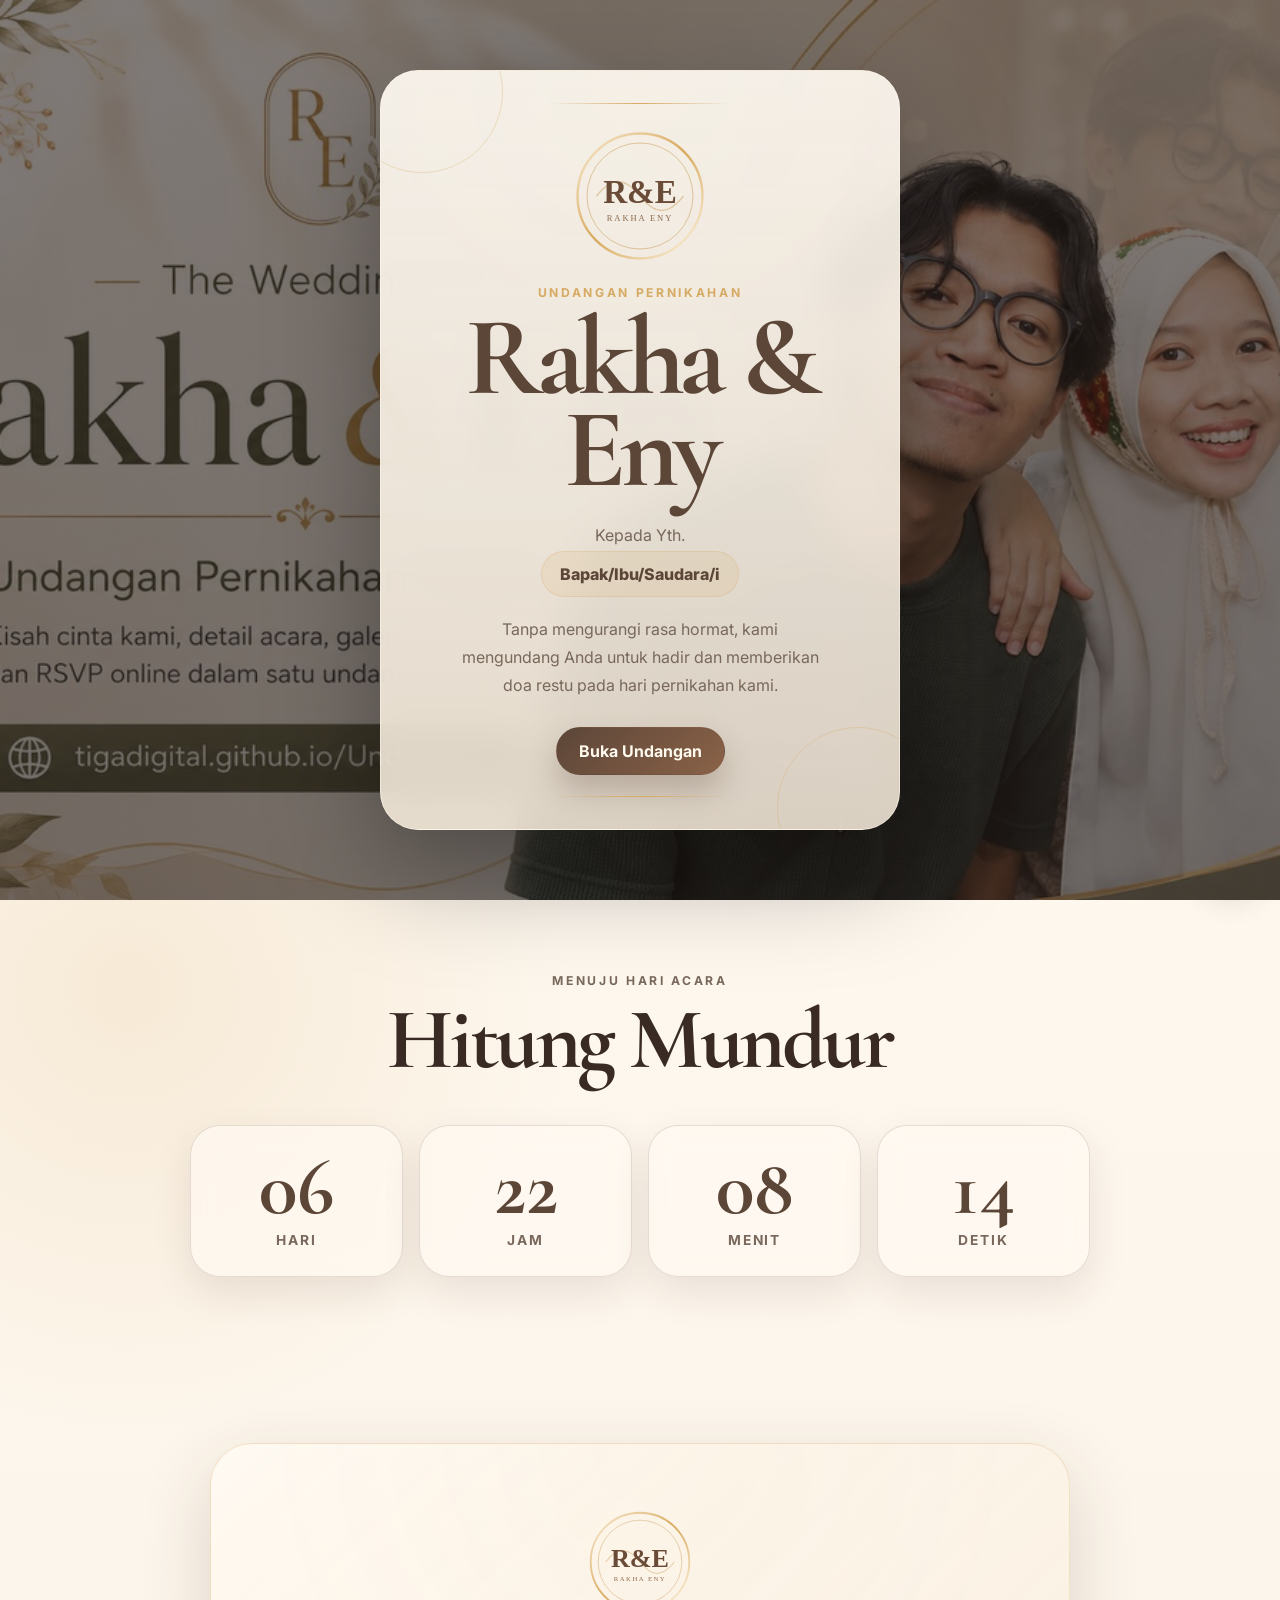
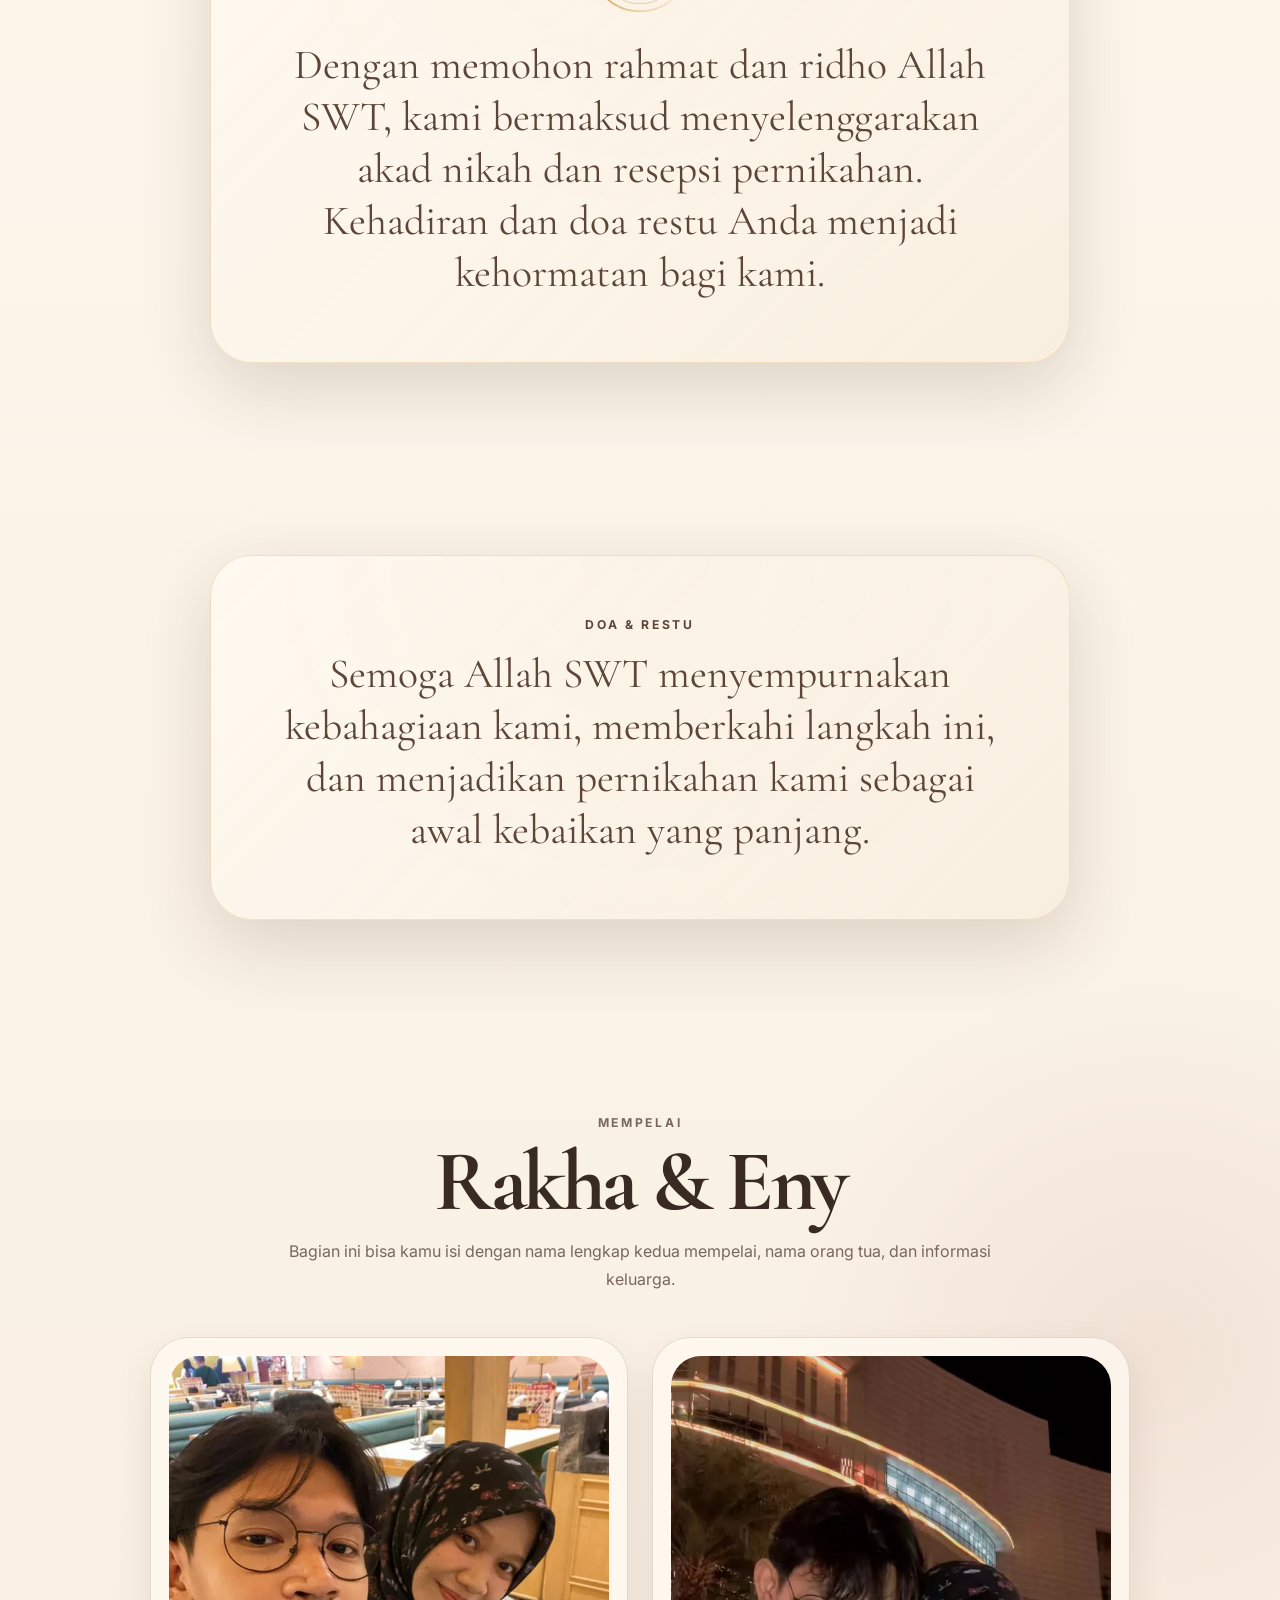
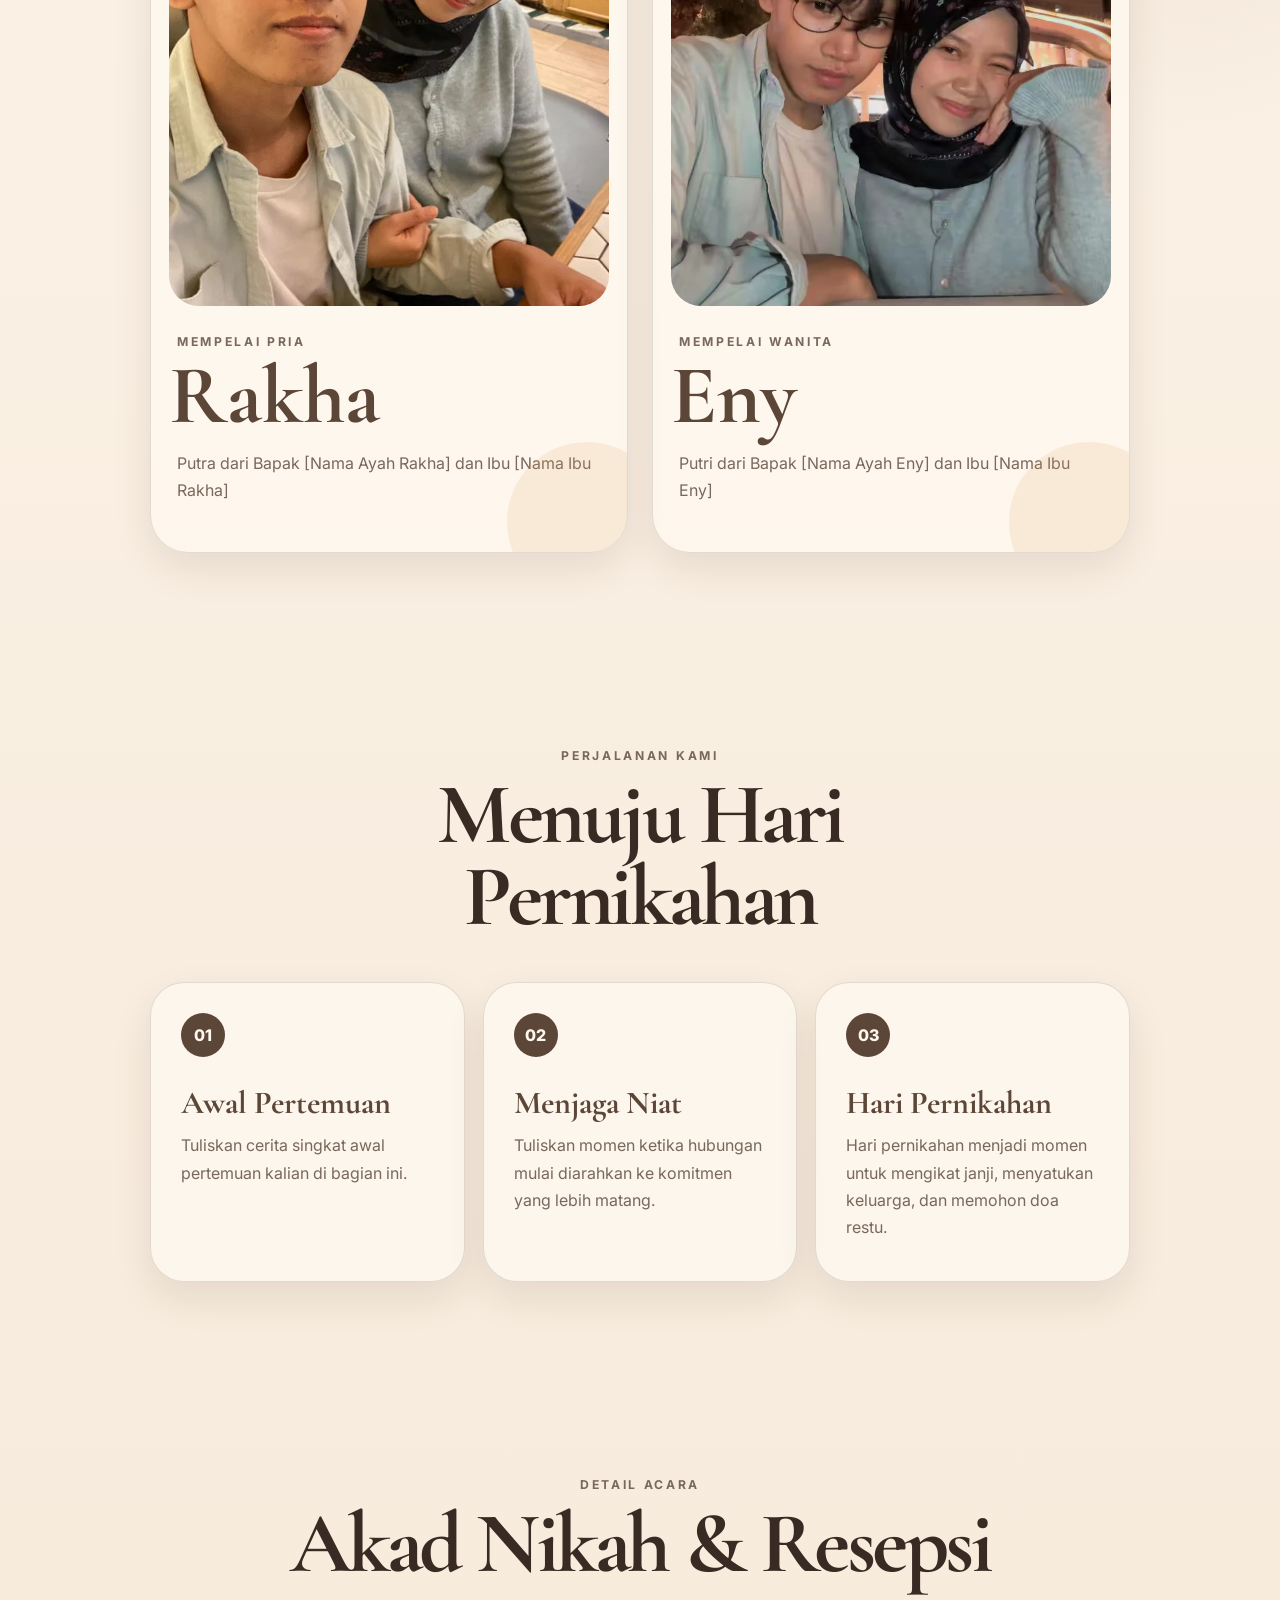
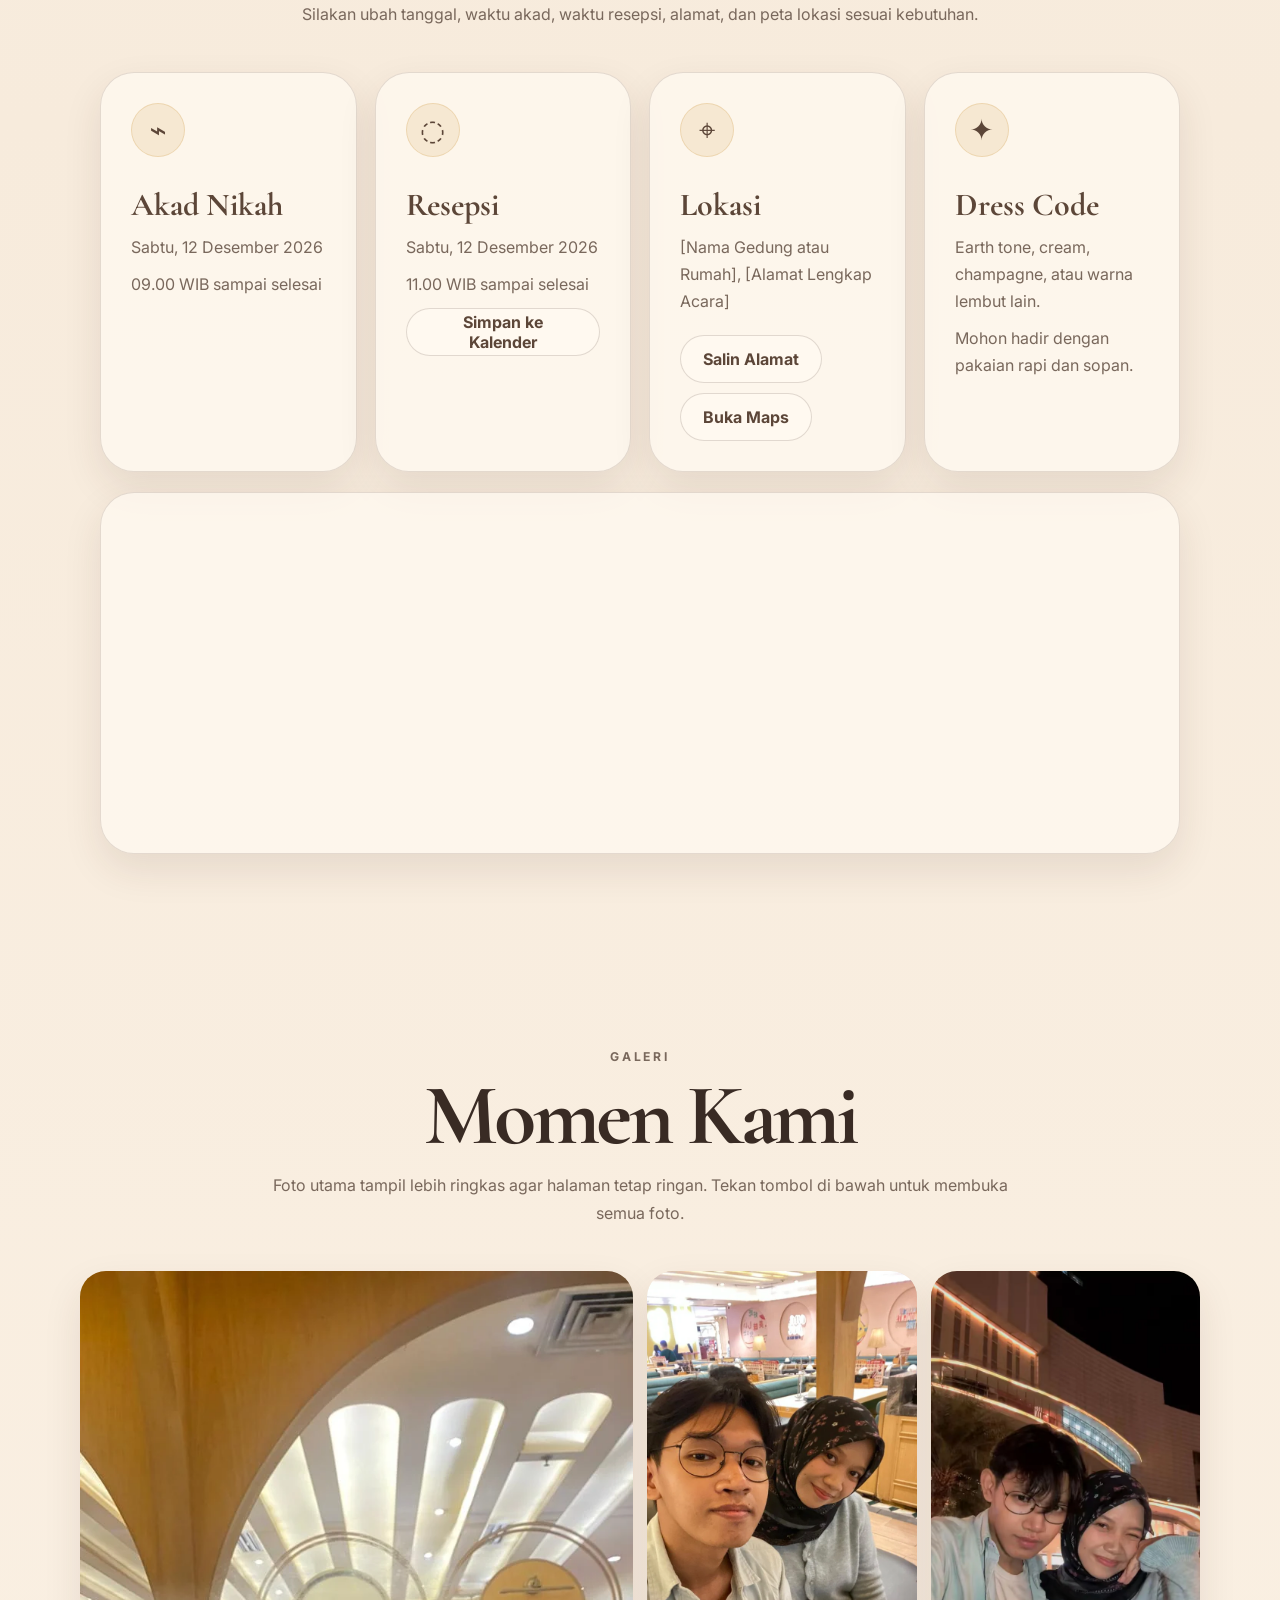
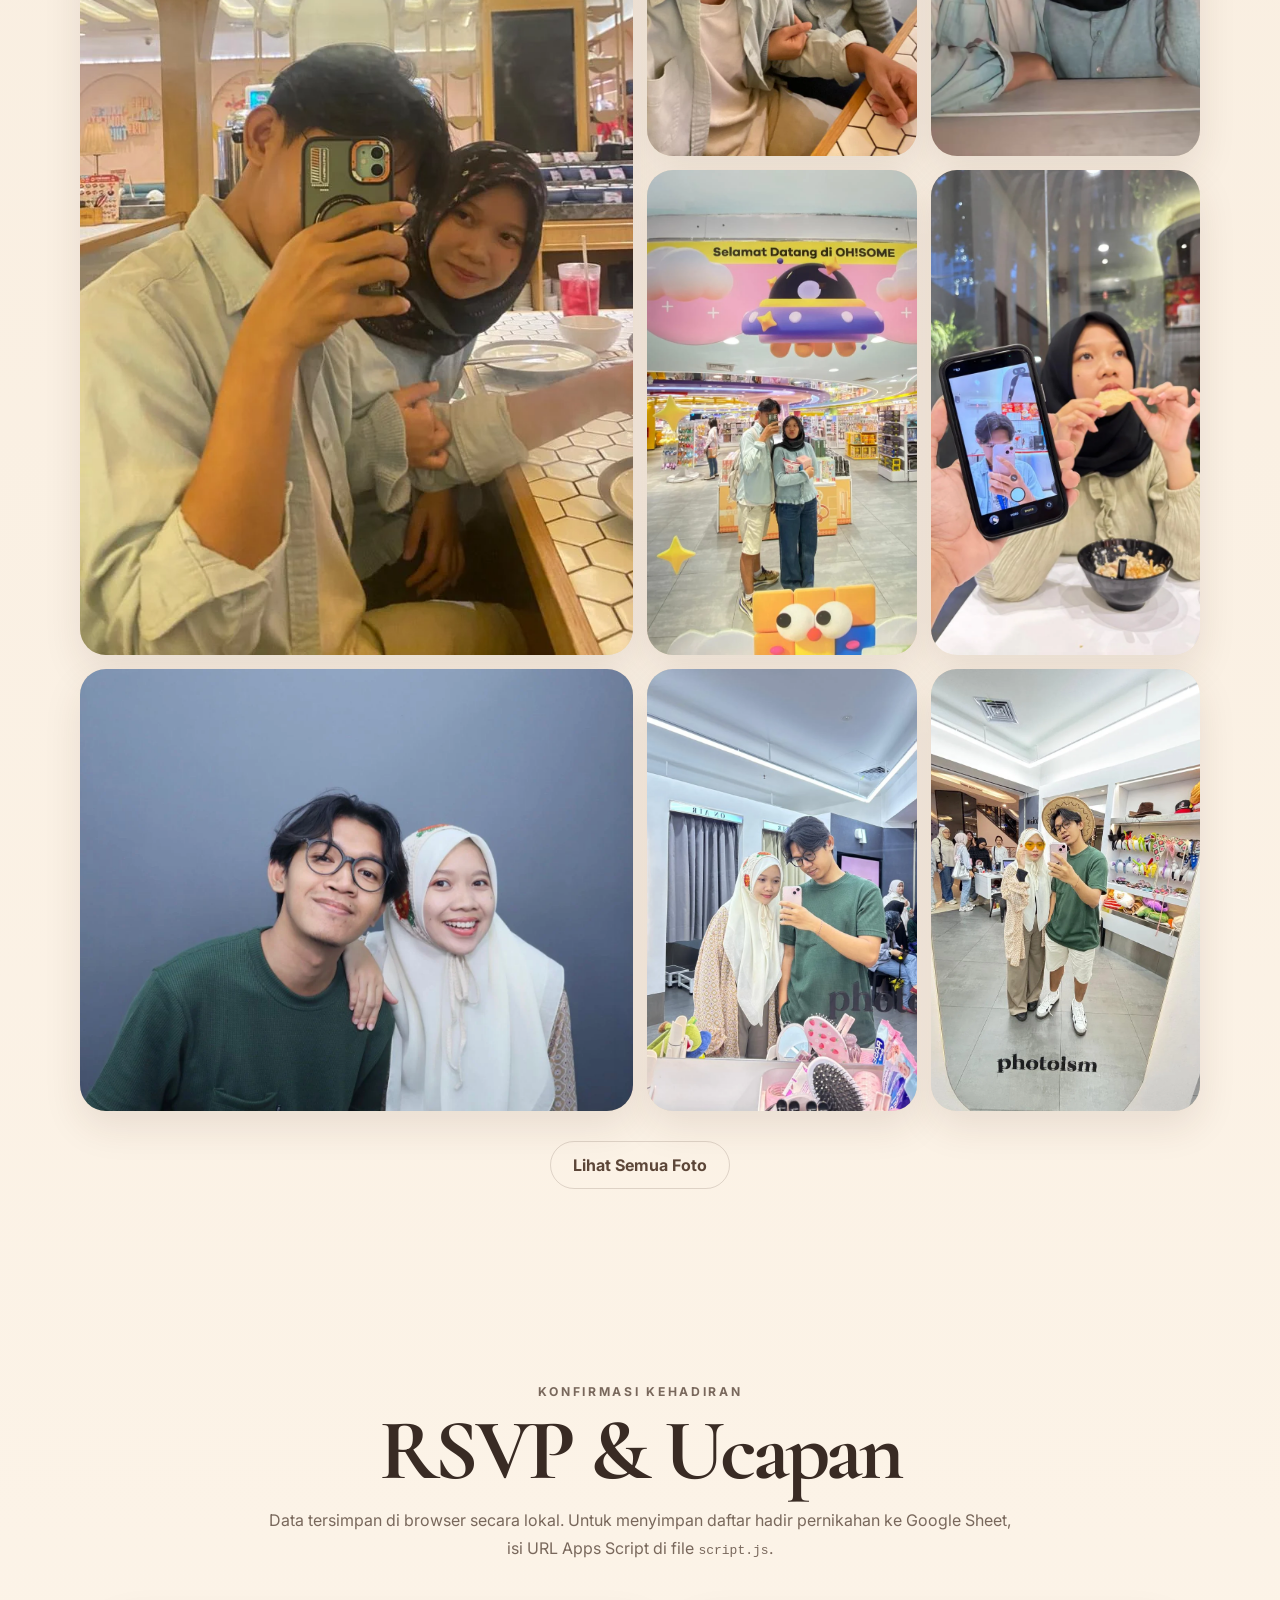
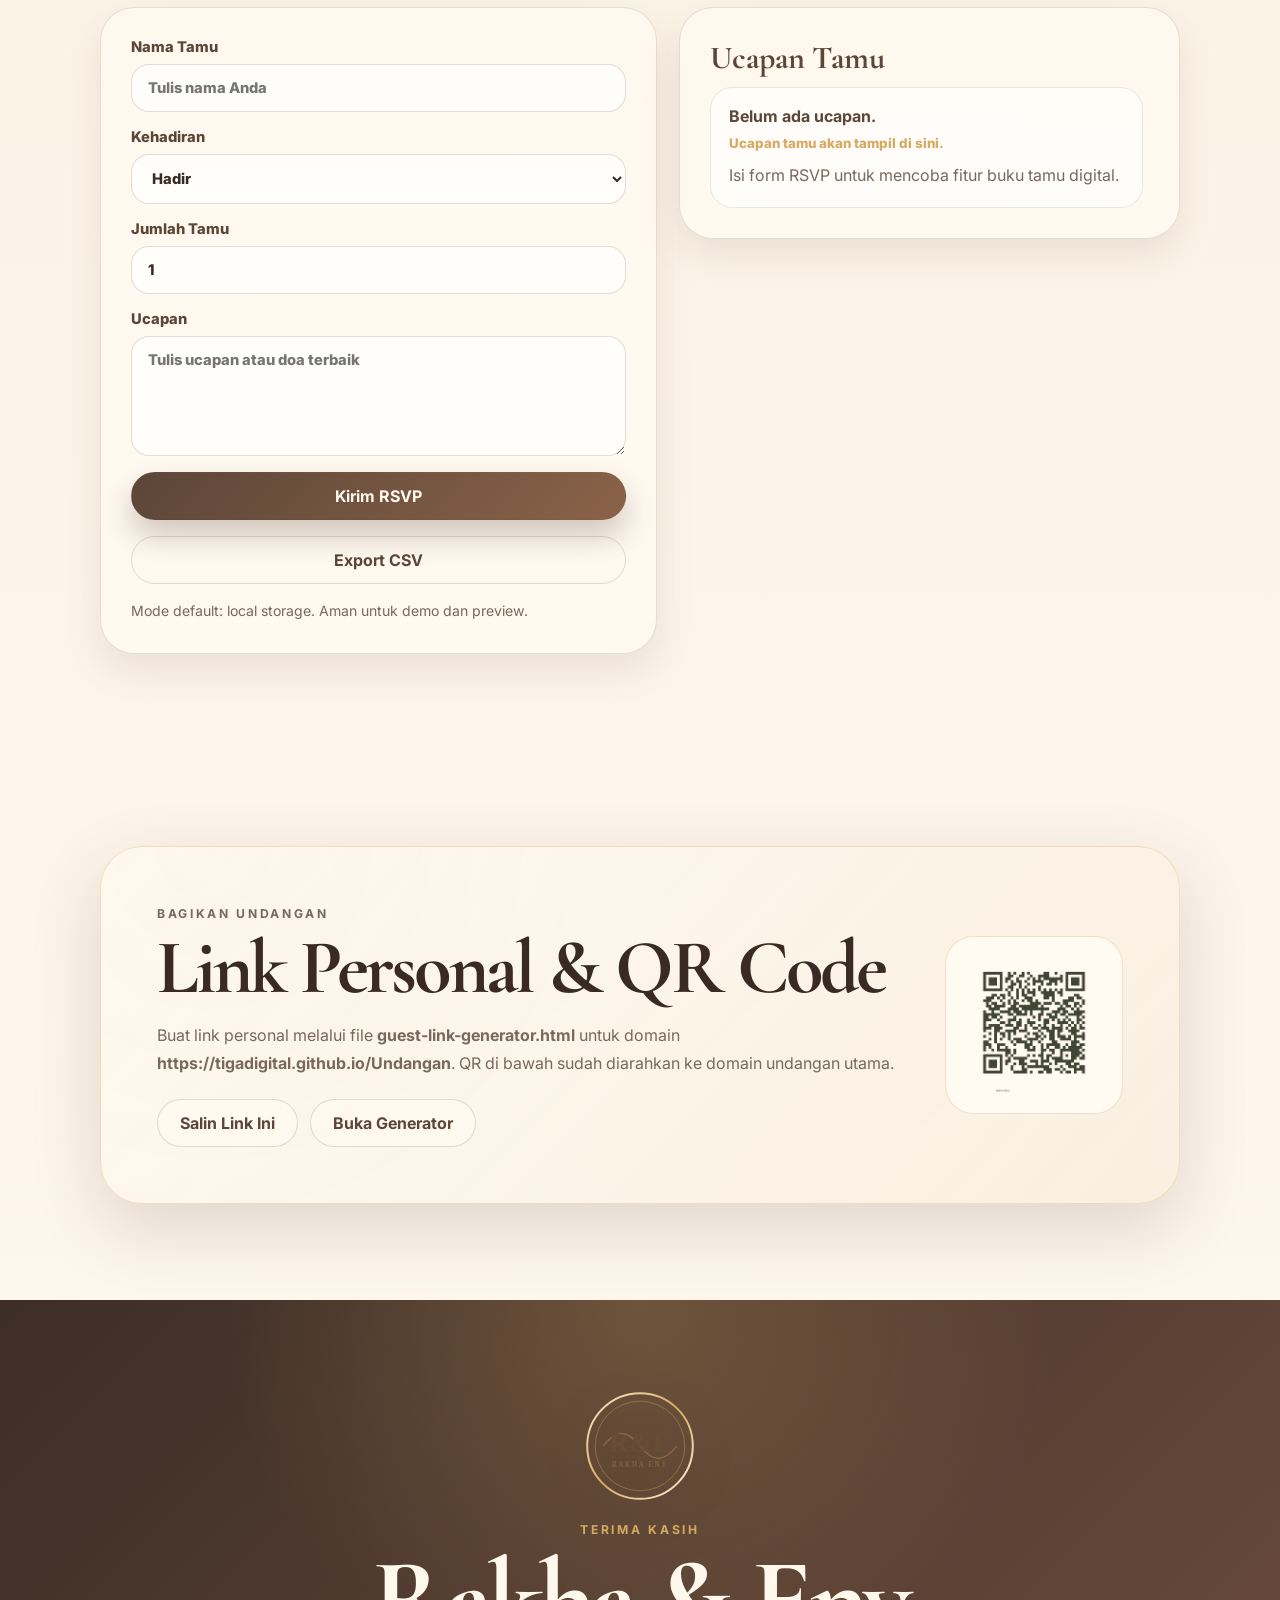
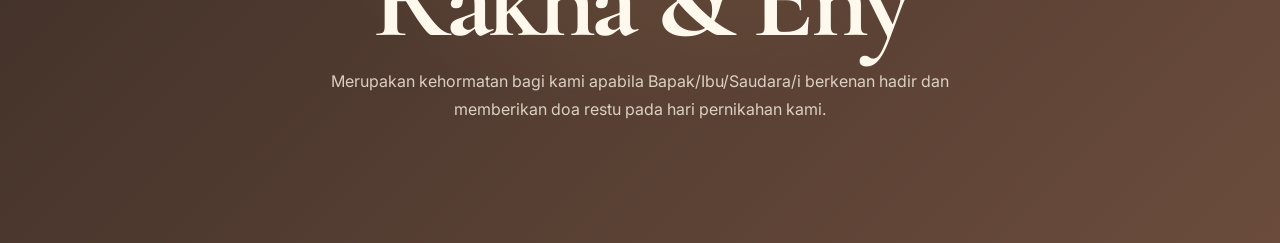
<file: index.html>
<!DOCTYPE html>
<html lang="id">
<head>
  <meta charset="UTF-8" />
  <meta name="viewport" content="width=device-width, initial-scale=1.0" />
  <title>Undangan Pernikahan Rakha & Eny | Wedding Invitation Digital</title>
  <meta name="description" content="Undangan pernikahan digital Rakha & Eny. Temukan kisah cinta, detail akad dan resepsi, galeri momen, lokasi acara, serta RSVP online dalam satu undangan elegan." />
  <meta name="keywords" content="undangan pernikahan Rakha Eny, wedding invitation Rakha Eny, undangan digital, RSVP online, akad nikah, resepsi pernikahan" />
  <meta name="author" content="Tiga Digital" />
  <meta name="robots" content="index, follow, max-image-preview:large" />
  <meta name="theme-color" content="#5c4638" />
  <link rel="canonical" href="https://tigadigital.github.io/Undangan/" />

  <meta property="og:locale" content="id_ID" />
  <meta property="og:type" content="website" />
  <meta property="og:site_name" content="Undangan Pernikahan Rakha & Eny" />
  <meta property="og:title" content="Undangan Pernikahan Rakha & Eny" />
  <meta property="og:description" content="Dengan penuh rasa syukur, Rakha & Eny mengundang Bapak/Ibu/Saudara/i untuk hadir dan memberikan doa restu pada hari pernikahan kami." />
  <meta property="og:url" content="https://tigadigital.github.io/Undangan/" />
  <meta property="og:image" content="https://tigadigital.github.io/Undangan/assets/images/og-rakha-eny.jpg" />
  <meta property="og:image:secure_url" content="https://tigadigital.github.io/Undangan/assets/images/og-rakha-eny.jpg" />
  <meta property="og:image:type" content="image/jpeg" />
  <meta property="og:image:width" content="1200" />
  <meta property="og:image:height" content="630" />
  <meta property="og:image:alt" content="Undangan Pernikahan Digital Rakha & Eny" />

  <meta name="twitter:card" content="summary_large_image" />
  <meta name="twitter:title" content="Undangan Pernikahan Rakha & Eny" />
  <meta name="twitter:description" content="Dengan penuh rasa syukur, Rakha & Eny mengundang Bapak/Ibu/Saudara/i untuk hadir dan memberikan doa restu pada hari pernikahan kami." />
  <meta name="twitter:image" content="https://tigadigital.github.io/Undangan/assets/images/og-rakha-eny.jpg" />

  <link rel="icon" href="favicon.svg" type="image/svg+xml" />
  <link rel="manifest" href="site.webmanifest" />
  <link rel="preconnect" href="https://fonts.googleapis.com" />
  <link rel="preconnect" href="https://fonts.gstatic.com" crossorigin />
  <link href="https://fonts.googleapis.com/css2?family=Cormorant+Garamond:wght@500;600;700&family=Inter:wght@400;500;600;700&display=swap" rel="stylesheet" />
  <link rel="stylesheet" href="style.css" />
  <script type="application/ld+json">
{
  "@context": "https://schema.org",
  "@graph": [
    {
      "@type": "WebSite",
      "@id": "https://tigadigital.github.io/Undangan/#website",
      "url": "https://tigadigital.github.io/Undangan/",
      "name": "Undangan Pernikahan Rakha & Eny",
      "description": "Undangan pernikahan digital Rakha & Eny. Temukan kisah cinta, detail akad dan resepsi, galeri momen, lokasi acara, serta RSVP online dalam satu undangan elegan.",
      "inLanguage": "id-ID",
      "publisher": {
        "@id": "https://tigadigital.github.io/Undangan/#couple"
      }
    },
    {
      "@type": "Event",
      "@id": "https://tigadigital.github.io/Undangan/#event",
      "name": "Pernikahan Rakha & Eny",
      "description": "Dengan penuh rasa syukur, Rakha & Eny mengundang Bapak/Ibu/Saudara/i untuk hadir dan memberikan doa restu pada hari pernikahan kami.",
      "eventAttendanceMode": "https://schema.org/OfflineEventAttendanceMode",
      "eventStatus": "https://schema.org/EventScheduled",
      "startDate": "2026-12-12T09:00:00+07:00",
      "endDate": "2026-12-12T14:00:00+07:00",
      "url": "https://tigadigital.github.io/Undangan/",
      "image": [
        "https://tigadigital.github.io/Undangan/assets/images/og-rakha-eny.jpg"
      ],
      "inLanguage": "id-ID",
      "organizer": {
        "@id": "https://tigadigital.github.io/Undangan/#couple"
      },
      "location": {
        "@type": "Place",
        "name": "Lokasi Acara Pernikahan Rakha & Eny",
        "address": "Alamat acara akan diperbarui"
      }
    },
    {
      "@type": "Person",
      "@id": "https://tigadigital.github.io/Undangan/#rakha",
      "name": "Rakha"
    },
    {
      "@type": "Person",
      "@id": "https://tigadigital.github.io/Undangan/#eny",
      "name": "Eny"
    },
    {
      "@type": "Organization",
      "@id": "https://tigadigital.github.io/Undangan/#couple",
      "name": "Rakha & Eny",
      "url": "https://tigadigital.github.io/Undangan/",
      "image": "https://tigadigital.github.io/Undangan/assets/images/og-rakha-eny.jpg"
    }
  ]
}
  </script>
</head>
<body class="gate-open">
  <div class="grain-layer" aria-hidden="true"></div>

  <div class="invitation-gate" id="invitationGate" role="dialog" aria-modal="true" aria-label="Pembuka undangan">
    <div class="gate-card reveal-up">
      <div class="gate-ornament top"></div>
      <img src="assets/images/brand-mark.svg" alt="Logo Rakha dan Eny" class="gate-logo" />
      <p class="eyebrow">Undangan Pernikahan</p>
      <h1>Rakha & Eny</h1>
      <p class="gate-to">Kepada Yth.</p>
      <p class="guest-name" id="guestNameGate">Bapak/Ibu/Saudara/i</p>
      <p class="gate-note">Tanpa mengurangi rasa hormat, kami mengundang Anda untuk hadir dan memberikan doa restu pada hari pernikahan kami.</p>
      <button class="btn btn-primary" id="openInvitation" type="button">Buka Undangan</button>
      <div class="gate-ornament bottom"></div>
    </div>
  </div>

  <audio id="weddingMusic" preload="none" loop>
    <source src="assets/audio/music.mp3" type="audio/mpeg" />
  </audio>

  <button class="music-toggle" id="musicToggle" type="button" aria-label="Putar atau hentikan musik">
    <span class="music-icon">♪</span>
  </button>

  <header class="site-header" id="siteHeader">
    <a class="brand" href="#home" aria-label="Rakha dan Eny">
      <img src="assets/images/brand-mark.svg" alt="Logo R&E" />
      <span>Rakha & Eny</span>
    </a>
    <nav class="desktop-nav" aria-label="Navigasi utama">
      <a href="#home">Home</a>
      <a href="#couple">Profil</a>
      <a href="#event">Acara</a>
      <a href="#gallery">Galeri</a>
      <a href="#rsvp">RSVP</a>
    </nav>
    <a class="nav-cta" href="#rsvp">Konfirmasi</a>
  </header>

  <main>
    <section class="hero" id="home">
      <video class="hero-video" autoplay muted loop playsinline poster="assets/images/video-poster.jpg">
        <source src="assets/video/hero-video.mp4" type="video/mp4" />
      </video>
      <div class="hero-overlay"></div>
      <div class="hero-content reveal-up">
        <p class="eyebrow">The Wedding Invitation</p>
        <h2>Rakha & Eny</h2>
        <p class="hero-copy">Dengan penuh rasa syukur, kami mengundang Bapak/Ibu/Saudara/i untuk hadir dalam akad nikah dan resepsi pernikahan kami.</p>
        <div class="hero-date">
          <span>Sabtu</span>
          <strong>12 Desember 2026</strong>
          <span>09.00 WIB</span>
        </div>
        <div class="hero-actions">
          <a class="btn btn-primary" href="#event">Lihat Detail</a>
          <a class="btn btn-ghost" href="#gallery">Lihat Galeri</a>
        </div>
      </div>
      <div class="scroll-hint">Scroll</div>
    </section>

    <section class="countdown-section section-pad">
      <div class="section-heading reveal-up">
        <p class="eyebrow">Menuju Hari Acara</p>
        <h2>Hitung Mundur</h2>
      </div>
      <div class="countdown-grid reveal-up" id="countdown">
        <div><strong id="days">00</strong><span>Hari</span></div>
        <div><strong id="hours">00</strong><span>Jam</span></div>
        <div><strong id="minutes">00</strong><span>Menit</span></div>
        <div><strong id="seconds">00</strong><span>Detik</span></div>
      </div>
    </section>

    <section class="intro section-pad">
      <div class="intro-card reveal-up">
        <img src="assets/images/brand-mark.svg" alt="Logo Rakha dan Eny" />
        <p>Dengan memohon rahmat dan ridho Allah SWT, kami bermaksud menyelenggarakan akad nikah dan resepsi pernikahan. Kehadiran dan doa restu Anda menjadi kehormatan bagi kami.</p>
      </div>
    </section>

    <section class="wedding-prayer section-pad">
      <div class="intro-card reveal-up">
        <p class="eyebrow">Doa & Restu</p>
        <p>Semoga Allah SWT menyempurnakan kebahagiaan kami, memberkahi langkah ini, dan menjadikan pernikahan kami sebagai awal kebaikan yang panjang.</p>
      </div>
    </section>

    <section class="couple section-pad" id="couple">
      <div class="section-heading reveal-up">
        <p class="eyebrow">Mempelai</p>
        <h2>Rakha & Eny</h2>
        <p>Bagian ini bisa kamu isi dengan nama lengkap kedua mempelai, nama orang tua, dan informasi keluarga.</p>
      </div>
      <div class="couple-grid">
        <article class="profile-card reveal-up">
          <div class="profile-photo"><img src="assets/images/photo-02.webp" alt="Foto Rakha" /></div>
          <p class="eyebrow">Mempelai Pria</p>
          <h3>Rakha</h3>
          <p>Putra dari Bapak [Nama Ayah Rakha] dan Ibu [Nama Ibu Rakha]</p>
        </article>
        <article class="profile-card reveal-up delay-1">
          <div class="profile-photo"><img src="assets/images/photo-03.webp" alt="Foto Eny" /></div>
          <p class="eyebrow">Mempelai Wanita</p>
          <h3>Eny</h3>
          <p>Putri dari Bapak [Nama Ayah Eny] dan Ibu [Nama Ibu Eny]</p>
        </article>
      </div>
    </section>

    <section class="story section-pad" id="story">
      <div class="section-heading reveal-up">
        <p class="eyebrow">Perjalanan Kami</p>
        <h2>Menuju Hari Pernikahan</h2>
      </div>
      <div class="timeline reveal-up">
        <div class="timeline-item">
          <span>01</span>
          <h3>Awal Pertemuan</h3>
          <p>Tuliskan cerita singkat awal pertemuan kalian di bagian ini.</p>
        </div>
        <div class="timeline-item">
          <span>02</span>
          <h3>Menjaga Niat</h3>
          <p>Tuliskan momen ketika hubungan mulai diarahkan ke komitmen yang lebih matang.</p>
        </div>
        <div class="timeline-item">
          <span>03</span>
          <h3>Hari Pernikahan</h3>
          <p>Hari pernikahan menjadi momen untuk mengikat janji, menyatukan keluarga, dan memohon doa restu.</p>
        </div>
      </div>
    </section>

    <section class="event section-pad" id="event">
      <div class="section-heading reveal-up">
        <p class="eyebrow">Detail Acara</p>
        <h2>Akad Nikah & Resepsi</h2>
        <p>Silakan ubah tanggal, waktu akad, waktu resepsi, alamat, dan peta lokasi sesuai kebutuhan.</p>
      </div>
      <div class="event-layout wedding-event-layout">
        <div class="event-card reveal-up">
          <div class="event-icon">⌁</div>
          <h3>Akad Nikah</h3>
          <p>Sabtu, 12 Desember 2026</p>
          <p>09.00 WIB sampai selesai</p>
        </div>
        <div class="event-card reveal-up delay-1">
          <div class="event-icon">◌</div>
          <h3>Resepsi</h3>
          <p>Sabtu, 12 Desember 2026</p>
          <p>11.00 WIB sampai selesai</p>
          <button class="btn btn-soft" id="addCalendar" type="button">Simpan ke Kalender</button>
        </div>
        <div class="event-card reveal-up delay-2">
          <div class="event-icon">⌖</div>
          <h3>Lokasi</h3>
          <p id="addressText">[Nama Gedung atau Rumah], [Alamat Lengkap Acara]</p>
          <div class="event-actions">
            <button class="btn btn-soft" id="copyAddress" type="button">Salin Alamat</button>
            <a class="btn btn-soft" id="openMap" href="https://maps.google.com/?q=Jakarta" target="_blank" rel="noopener">Buka Maps</a>
          </div>
        </div>
        <div class="event-card reveal-up delay-2">
          <div class="event-icon">✦</div>
          <h3>Dress Code</h3>
          <p>Earth tone, cream, champagne, atau warna lembut lain.</p>
          <p>Mohon hadir dengan pakaian rapi dan sopan.</p>
        </div>
      </div>
      <div class="map-card reveal-up">
        <iframe title="Peta lokasi acara" src="https://www.google.com/maps?q=Jakarta&output=embed" loading="lazy" referrerpolicy="no-referrer-when-downgrade"></iframe>
      </div>
    </section>

    <section class="gallery section-pad" id="gallery">
      <div class="section-heading reveal-up">
        <p class="eyebrow">Galeri</p>
        <h2>Momen Kami</h2>
        <p>Foto utama tampil lebih ringkas agar halaman tetap ringan. Tekan tombol di bawah untuk membuka semua foto.</p>
      </div>
      <div class="gallery-grid" id="galleryGrid">
        <button class="gallery-item large reveal-up" data-full="assets/images/photo-01.webp"><img src="assets/images/photo-01.webp" alt="Galeri Rakha dan Eny 1" loading="lazy" /></button>
        <button class="gallery-item reveal-up" data-full="assets/images/photo-02.webp"><img src="assets/images/photo-02.webp" alt="Galeri Rakha dan Eny 2" loading="lazy" /></button>
        <button class="gallery-item reveal-up" data-full="assets/images/photo-03.webp"><img src="assets/images/photo-03.webp" alt="Galeri Rakha dan Eny 3" loading="lazy" /></button>
        <button class="gallery-item reveal-up" data-full="assets/images/photo-04.webp"><img src="assets/images/photo-04.webp" alt="Galeri Rakha dan Eny 4" loading="lazy" /></button>
        <button class="gallery-item reveal-up" data-full="assets/images/photo-05.webp"><img src="assets/images/photo-05.webp" alt="Galeri Rakha dan Eny 5" loading="lazy" /></button>
        <button class="gallery-item wide reveal-up" data-full="assets/images/photo-09.webp"><img src="assets/images/photo-09.webp" alt="Galeri Rakha dan Eny 6" loading="lazy" /></button>
        <button class="gallery-item reveal-up" data-full="assets/images/photo-10.webp"><img src="assets/images/photo-10.webp" alt="Galeri Rakha dan Eny 7" loading="lazy" /></button>
        <button class="gallery-item reveal-up" data-full="assets/images/photo-11.webp"><img src="assets/images/photo-11.webp" alt="Galeri Rakha dan Eny 8" loading="lazy" /></button>
        <button class="gallery-item hidden-photo" data-full="assets/images/photo-06.webp"><img src="assets/images/photo-06.webp" alt="Galeri Rakha dan Eny 9" loading="lazy" /></button>
        <button class="gallery-item hidden-photo" data-full="assets/images/photo-07.webp"><img src="assets/images/photo-07.webp" alt="Galeri Rakha dan Eny 10" loading="lazy" /></button>
        <button class="gallery-item hidden-photo" data-full="assets/images/photo-08.webp"><img src="assets/images/photo-08.webp" alt="Galeri Rakha dan Eny 11" loading="lazy" /></button>
        <button class="gallery-item hidden-photo" data-full="assets/images/photo-12.webp"><img src="assets/images/photo-12.webp" alt="Galeri Rakha dan Eny 12" loading="lazy" /></button>
        <button class="gallery-item hidden-photo" data-full="assets/images/photo-13.webp"><img src="assets/images/photo-13.webp" alt="Galeri Rakha dan Eny 13" loading="lazy" /></button>
        <button class="gallery-item hidden-photo" data-full="assets/images/photo-14.webp"><img src="assets/images/photo-14.webp" alt="Galeri Rakha dan Eny 14" loading="lazy" /></button>
        <button class="gallery-item hidden-photo" data-full="assets/images/photo-15.webp"><img src="assets/images/photo-15.webp" alt="Galeri Rakha dan Eny 15" loading="lazy" /></button>
        <button class="gallery-item hidden-photo" data-full="assets/images/photo-16.webp"><img src="assets/images/photo-16.webp" alt="Galeri Rakha dan Eny 16" loading="lazy" /></button>
        <button class="gallery-item hidden-photo" data-full="assets/images/photo-17.webp"><img src="assets/images/photo-17.webp" alt="Galeri Rakha dan Eny 17" loading="lazy" /></button>
        <button class="gallery-item hidden-photo" data-full="assets/images/photo-18.webp"><img src="assets/images/photo-18.webp" alt="Galeri Rakha dan Eny 18" loading="lazy" /></button>
        <button class="gallery-item hidden-photo" data-full="assets/images/photo-19.webp"><img src="assets/images/photo-19.webp" alt="Galeri Rakha dan Eny 19" loading="lazy" /></button>
        <button class="gallery-item hidden-photo" data-full="assets/images/photo-20.webp"><img src="assets/images/photo-20.webp" alt="Galeri Rakha dan Eny 20" loading="lazy" /></button>
      </div>
      <div class="center-action reveal-up">
        <button class="btn btn-outline" id="toggleGallery" type="button">Lihat Semua Foto</button>
      </div>
    </section>

    <section class="rsvp section-pad" id="rsvp">
      <div class="section-heading reveal-up">
        <p class="eyebrow">Konfirmasi Kehadiran</p>
        <h2>RSVP & Ucapan</h2>
        <p>Data tersimpan di browser secara lokal. Untuk menyimpan daftar hadir pernikahan ke Google Sheet, isi URL Apps Script di file <code>script.js</code>.</p>
      </div>
      <div class="rsvp-layout">
        <form class="rsvp-form reveal-up" id="rsvpForm">
          <label>
            Nama Tamu
            <input type="text" name="name" id="rsvpName" placeholder="Tulis nama Anda" required />
          </label>
          <label>
            Kehadiran
            <select name="attendance" required>
              <option value="Hadir">Hadir</option>
              <option value="Belum Pasti">Belum Pasti</option>
              <option value="Tidak Hadir">Tidak Hadir</option>
            </select>
          </label>
          <label>
            Jumlah Tamu
            <input type="number" name="guests" min="1" max="10" value="1" required />
          </label>
          <label>
            Ucapan
            <textarea name="message" rows="5" placeholder="Tulis ucapan atau doa terbaik"></textarea>
          </label>
          <button class="btn btn-primary" type="submit">Kirim RSVP</button>
          <button class="btn btn-outline" type="button" id="exportCsv">Export CSV</button>
          <p class="form-note" id="formNote">Mode default: local storage. Aman untuk demo dan preview.</p>
        </form>
        <div class="wish-panel reveal-up delay-1">
          <h3>Ucapan Tamu</h3>
          <div class="wish-list" id="wishList"></div>
        </div>
      </div>
    </section>

    <section class="share section-pad" id="share">
      <div class="share-card reveal-up">
        <div>
          <p class="eyebrow">Bagikan Undangan</p>
          <h2>Link Personal & QR Code</h2>
          <p>Buat link personal melalui file <strong>guest-link-generator.html</strong> untuk domain <strong>https://tigadigital.github.io/Undangan</strong>. QR di bawah sudah diarahkan ke domain undangan utama.</p>
          <div class="share-actions">
            <button class="btn btn-soft" id="copyCurrentLink" type="button">Salin Link Ini</button>
            <a class="btn btn-soft" href="guest-link-generator.html">Buka Generator</a>
          </div>
        </div>
        <img src="assets/images/qr-undangan.png" alt="QR Code undangan Rakha dan Eny" class="qr-image" />
      </div>
    </section>
  </main>

  <footer class="footer">
    <img src="assets/images/brand-mark.svg" alt="Logo Rakha dan Eny" />
    <p class="eyebrow">Terima Kasih</p>
    <h2>Rakha & Eny</h2>
    <p>Merupakan kehormatan bagi kami apabila Bapak/Ibu/Saudara/i berkenan hadir dan memberikan doa restu pada hari pernikahan kami.</p>
  </footer>

  <nav class="mobile-bottom-nav" aria-label="Navigasi mobile">
    <a href="#home"><span>⌂</span>Home</a>
    <a href="#event"><span>⌖</span>Acara</a>
    <a href="#gallery"><span>▧</span>Galeri</a>
    <a href="#rsvp"><span>✉</span>RSVP</a>
  </nav>

  <div class="lightbox" id="lightbox" aria-hidden="true">
    <button class="lightbox-close" id="lightboxClose" type="button" aria-label="Tutup galeri">×</button>
    <img id="lightboxImage" alt="Foto galeri Rakha dan Eny" />
  </div>

  <div class="toast" id="toast" role="status" aria-live="polite"></div>

  <script src="script.js"></script>
</body>
</html>
</file>
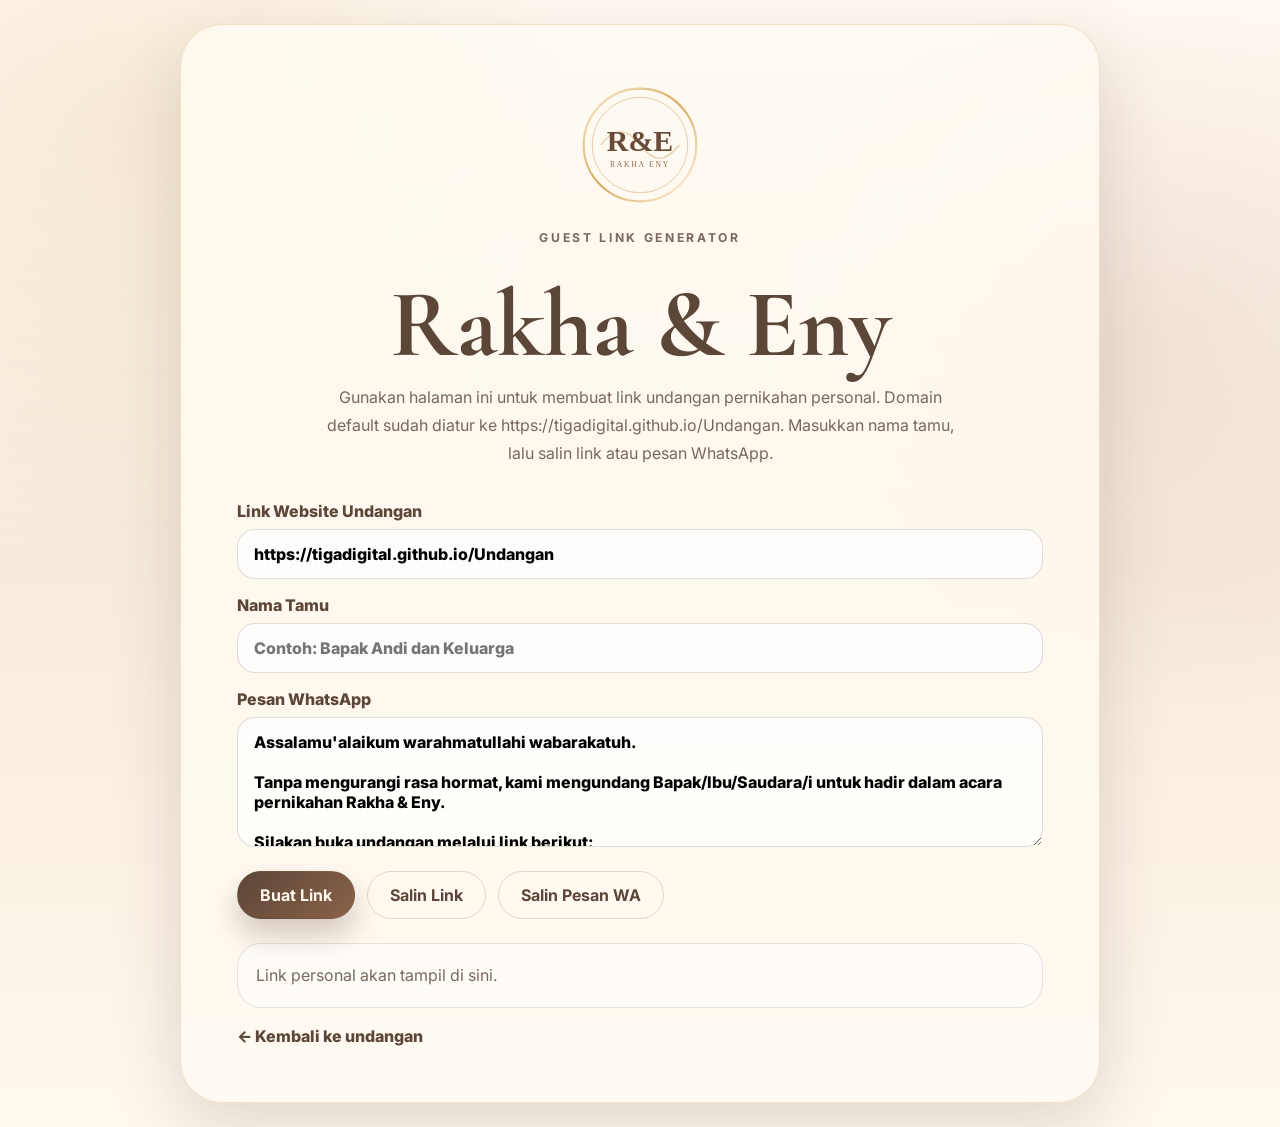
<file: guest-link-generator.html>
<!DOCTYPE html>
<html lang="id">
<head>
  <meta charset="UTF-8" />
  <meta name="viewport" content="width=device-width, initial-scale=1.0" />
  <title>Guest Link Generator Pernikahan - Rakha & Eny</title>
  <meta name="description" content="Generator link undangan pernikahan personal untuk Rakha & Eny." />
  <meta name="robots" content="noindex, nofollow" />
  <link rel="canonical" href="https://tigadigital.github.io/Undangan/guest-link-generator.html" />
  <link rel="icon" href="favicon.svg" type="image/svg+xml" />
  <link rel="preconnect" href="https://fonts.googleapis.com" />
  <link rel="preconnect" href="https://fonts.gstatic.com" crossorigin />
  <link href="https://fonts.googleapis.com/css2?family=Cormorant+Garamond:wght@500;600;700&family=Inter:wght@400;500;600;700&display=swap" rel="stylesheet" />
  <link rel="stylesheet" href="style.css" />
  <style>
    body { min-height: 100vh; display: grid; place-items: center; padding: 24px; }
    .generator-page { width: min(920px, 100%); }
    .generator-card { padding: clamp(28px, 5vw, 56px); border: 1px solid rgba(215, 170, 100, .32); border-radius: 42px; background: rgba(255, 250, 242, .82); box-shadow: var(--shadow); }
    .generator-logo { width: 128px; margin: 0 auto 18px; }
    .generator-card h1 { margin: 10px 0 14px; text-align: center; font-family: var(--serif); font-size: clamp(3rem, 9vw, 6rem); line-height: .9; color: var(--brown); }
    .generator-card > p { width: min(650px, 100%); margin: 0 auto 34px; text-align: center; color: var(--muted); line-height: 1.75; }
    .generator-form { display: grid; gap: 16px; }
    .generator-form label { display: grid; gap: 8px; color: var(--brown); font-weight: 800; }
    .generator-form input, .generator-form textarea { width: 100%; padding: 14px 16px; border: 1px solid rgba(92, 70, 56, .18); border-radius: 18px; background: rgba(255, 255, 255, .74); outline: none; }
    .generator-form input:focus, .generator-form textarea:focus { border-color: rgba(215, 170, 100, .82); box-shadow: 0 0 0 4px rgba(215, 170, 100, .14); }
    .generator-actions { display: flex; gap: 12px; flex-wrap: wrap; margin-top: 8px; }
    .result-box { margin-top: 24px; padding: 18px; border: 1px solid rgba(92, 70, 56, .14); border-radius: 24px; background: rgba(255,255,255,.56); word-break: break-word; color: var(--muted); line-height: 1.7; }
    .back-link { display: inline-flex; margin-top: 18px; color: var(--brown); font-weight: 800; }
    @media (max-width: 520px) { .generator-actions { flex-direction: column; } }
  </style>
</head>
<body>
  <main class="generator-page">
    <section class="generator-card">
      <img src="assets/images/brand-mark.svg" alt="Logo Rakha dan Eny" class="generator-logo" />
      <p class="eyebrow" style="text-align:center">Guest Link Generator</p>
      <h1>Rakha & Eny</h1>
      <p>Gunakan halaman ini untuk membuat link undangan pernikahan personal. Domain default sudah diatur ke https://tigadigital.github.io/Undangan. Masukkan nama tamu, lalu salin link atau pesan WhatsApp.</p>

      <form class="generator-form" id="generatorForm">
        <label>
          Link Website Undangan
          <input type="url" id="baseUrl" placeholder="https://tigadigital.github.io/Undangan" value="https://tigadigital.github.io/Undangan" required />
        </label>
        <label>
          Nama Tamu
          <input type="text" id="guestName" placeholder="Contoh: Bapak Andi dan Keluarga" required />
        </label>
        <label>
          Pesan WhatsApp
          <textarea id="waMessage" rows="5">Assalamu'alaikum warahmatullahi wabarakatuh.

Tanpa mengurangi rasa hormat, kami mengundang Bapak/Ibu/Saudara/i untuk hadir dalam acara pernikahan Rakha & Eny.

Silakan buka undangan melalui link berikut:</textarea>
        </label>
        <div class="generator-actions">
          <button class="btn btn-primary" type="submit">Buat Link</button>
          <button class="btn btn-outline" type="button" id="copyLink">Salin Link</button>
          <button class="btn btn-outline" type="button" id="copyWa">Salin Pesan WA</button>
        </div>
      </form>

      <div class="result-box" id="resultBox">Link personal akan tampil di sini.</div>
      <a class="back-link" href="index.html">← Kembali ke undangan</a>
    </section>
  </main>

  <div class="toast" id="toast" role="status" aria-live="polite"></div>

  <script>
    const form = document.querySelector("#generatorForm");
    const baseUrlInput = document.querySelector("#baseUrl");
    const guestNameInput = document.querySelector("#guestName");
    const waMessageInput = document.querySelector("#waMessage");
    const resultBox = document.querySelector("#resultBox");
    const copyLinkButton = document.querySelector("#copyLink");
    const copyWaButton = document.querySelector("#copyWa");

    function showToast(message) {
      const toast = document.querySelector("#toast");
      toast.textContent = message;
      toast.classList.add("show");
      setTimeout(() => toast.classList.remove("show"), 2600);
    }

    async function copyText(text, successMessage) {
      if (!text || text.includes("akan tampil")) {
        showToast("Buat link terlebih dahulu.");
        return;
      }
      try {
        await navigator.clipboard.writeText(text);
      } catch (error) {
        const textarea = document.createElement("textarea");
        textarea.value = text;
        document.body.appendChild(textarea);
        textarea.select();
        document.execCommand("copy");
        textarea.remove();
      }
      showToast(successMessage);
    }

    function normalizeUrl(value) {
      const trimmed = value.trim();
      if (!trimmed) return "";
      const withProtocol = /^https?:\/\//i.test(trimmed) ? trimmed : `https://${trimmed}`;
      return withProtocol.replace(/\/$/, "");
    }

    function buildLink() {
      const baseUrl = normalizeUrl(baseUrlInput.value);
      const guestName = guestNameInput.value.trim();
      if (!baseUrl || !guestName) return "";
      return `${baseUrl}/index.html?to=${encodeURIComponent(guestName)}`;
    }

    function buildWaText() {
      const link = buildLink();
      const message = waMessageInput.value.trim();
      const guestName = guestNameInput.value.trim();
      return `${message}\n\nKepada Yth. ${guestName}\n${link}`;
    }

    form.addEventListener("submit", (event) => {
      event.preventDefault();
      const link = buildLink();
      if (!link) return;
      resultBox.textContent = link;
      showToast("Link personal berhasil dibuat.");
    });

    copyLinkButton.addEventListener("click", () => copyText(resultBox.textContent, "Link personal berhasil disalin."));
    copyWaButton.addEventListener("click", () => copyText(buildWaText(), "Pesan WhatsApp berhasil disalin."));
  </script>
</body>
</html>
</file>
<file: style.css>
:root {
  --bg: #fffaf2;
  --paper: #fff7ec;
  --paper-2: #f8eddd;
  --ink: #392b24;
  --muted: #79685c;
  --brown: #5c4638;
  --brown-2: #7b5b47;
  --gold: #d7aa64;
  --gold-2: #f3d79f;
  --rose: #cfa39b;
  --line: rgba(92, 70, 56, 0.16);
  --shadow: 0 24px 70px rgba(64, 43, 29, 0.16);
  --soft-shadow: 0 16px 38px rgba(64, 43, 29, 0.10);
  --serif: "Cormorant Garamond", Georgia, serif;
  --sans: "Inter", system-ui, -apple-system, BlinkMacSystemFont, "Segoe UI", sans-serif;
}

* {
  box-sizing: border-box;
}

html {
  scroll-behavior: smooth;
}

body {
  margin: 0;
  font-family: var(--sans);
  color: var(--ink);
  background:
    radial-gradient(circle at 10% 10%, rgba(215, 170, 100, 0.17), transparent 28rem),
    radial-gradient(circle at 90% 30%, rgba(207, 163, 155, 0.20), transparent 24rem),
    linear-gradient(180deg, #fffaf2 0%, #f7ebdc 50%, #fff8ee 100%);
  min-height: 100vh;
  overflow-x: hidden;
}

body.gate-open {
  overflow: hidden;
}

img, video {
  max-width: 100%;
  display: block;
}

a {
  color: inherit;
  text-decoration: none;
}

button, input, textarea, select {
  font: inherit;
}

button {
  cursor: pointer;
}

.grain-layer {
  position: fixed;
  inset: 0;
  pointer-events: none;
  z-index: 5000;
  opacity: 0.28;
  background-image:
    linear-gradient(rgba(255, 255, 255, .04) 1px, transparent 1px),
    linear-gradient(90deg, rgba(255, 255, 255, .04) 1px, transparent 1px);
  background-size: 38px 38px;
  mix-blend-mode: soft-light;
}

.section-pad {
  padding: 96px 24px;
}

.section-heading {
  width: min(760px, 100%);
  margin: 0 auto 44px;
  text-align: center;
}

.section-heading h2,
.hero-content h2,
.footer h2,
.share-card h2 {
  font-family: var(--serif);
  font-weight: 700;
  line-height: 0.95;
  letter-spacing: -0.04em;
}

.section-heading h2 {
  margin: 8px 0 14px;
  font-size: clamp(2.6rem, 7vw, 5.4rem);
}

.section-heading p {
  margin: 0;
  color: var(--muted);
  line-height: 1.75;
}

.eyebrow {
  margin: 0;
  font-size: 0.76rem;
  font-weight: 700;
  letter-spacing: 0.22em;
  color: var(--gold);
  text-transform: uppercase;
}

.btn {
  display: inline-flex;
  align-items: center;
  justify-content: center;
  gap: 8px;
  min-height: 48px;
  padding: 0 22px;
  border-radius: 999px;
  border: 1px solid transparent;
  font-weight: 700;
  transition: transform 220ms ease, box-shadow 220ms ease, background 220ms ease, color 220ms ease, border-color 220ms ease;
}

.btn:hover {
  transform: translateY(-2px);
}

.btn-primary {
  color: #fff9ee;
  background: linear-gradient(135deg, #5c4638, #8a6248);
  box-shadow: 0 16px 30px rgba(92, 70, 56, 0.28);
}

.btn-primary:hover {
  box-shadow: 0 22px 38px rgba(92, 70, 56, 0.34);
}

.btn-ghost {
  color: #fff8ec;
  border-color: rgba(255, 248, 236, 0.42);
  background: rgba(255, 255, 255, 0.10);
  backdrop-filter: blur(10px);
}

.btn-soft,
.btn-outline {
  color: var(--brown);
  background: rgba(255, 250, 242, 0.72);
  border-color: rgba(92, 70, 56, 0.18);
}

.btn-outline {
  background: transparent;
}

.btn-soft:hover,
.btn-outline:hover {
  border-color: rgba(215, 170, 100, 0.78);
  box-shadow: var(--soft-shadow);
}

.invitation-gate {
  position: fixed;
  inset: 0;
  z-index: 6000;
  display: grid;
  place-items: center;
  padding: 24px;
  background:
    linear-gradient(rgba(35, 25, 21, 0.58), rgba(35, 25, 21, 0.62)),
    url("assets/images/og-rakha-eny.jpg") center/cover no-repeat;
  transition: opacity 600ms ease, visibility 600ms ease;
}

.invitation-gate.hide {
  opacity: 0;
  visibility: hidden;
}

.gate-card {
  position: relative;
  width: min(520px, 100%);
  min-height: 640px;
  padding: 54px 42px;
  text-align: center;
  overflow: hidden;
  border-radius: 38px;
  border: 1px solid rgba(255, 248, 236, 0.55);
  background:
    linear-gradient(180deg, rgba(255, 250, 242, 0.92), rgba(248, 237, 221, 0.86)),
    radial-gradient(circle at 50% 0%, rgba(215, 170, 100, 0.18), transparent 18rem);
  box-shadow: 0 40px 110px rgba(0, 0, 0, 0.34);
  backdrop-filter: blur(18px);
}

.gate-card::before,
.gate-card::after {
  content: "";
  position: absolute;
  width: 160px;
  height: 160px;
  border: 1px solid rgba(215, 170, 100, 0.32);
  border-radius: 50%;
}

.gate-card::before {
  top: -60px;
  left: -40px;
}

.gate-card::after {
  right: -40px;
  bottom: -60px;
}

.gate-logo {
  width: 142px;
  margin: 0 auto 18px;
}

.gate-card h1 {
  margin: 12px 0 8px;
  font-family: var(--serif);
  font-size: clamp(4.4rem, 17vw, 7rem);
  line-height: 0.82;
  letter-spacing: -0.05em;
  color: var(--brown);
}

.gate-to {
  margin: 30px 0 6px;
  color: var(--muted);
}

.guest-name {
  margin: 0 auto 18px;
  padding: 12px 18px;
  width: fit-content;
  max-width: 100%;
  border-radius: 999px;
  color: var(--brown);
  font-weight: 800;
  background: rgba(215, 170, 100, 0.14);
  border: 1px solid rgba(215, 170, 100, 0.26);
}

.gate-note {
  margin: 0 auto 28px;
  max-width: 360px;
  color: var(--muted);
  line-height: 1.75;
}

.gate-ornament {
  position: absolute;
  left: 50%;
  width: 180px;
  height: 1px;
  background: linear-gradient(90deg, transparent, var(--gold), transparent);
  transform: translateX(-50%);
}

.gate-ornament.top { top: 32px; }
.gate-ornament.bottom { bottom: 32px; }

.site-header {
  position: fixed;
  top: 18px;
  left: 50%;
  z-index: 1000;
  width: min(1120px, calc(100% - 32px));
  display: flex;
  align-items: center;
  justify-content: space-between;
  padding: 10px 12px;
  border: 1px solid rgba(255, 248, 236, 0.28);
  border-radius: 999px;
  background: rgba(55, 40, 32, 0.30);
  color: #fff8ec;
  backdrop-filter: blur(18px);
  transform: translateX(-50%);
  transition: background 240ms ease, border-color 240ms ease, box-shadow 240ms ease;
}

.site-header.scrolled {
  background: rgba(255, 250, 242, 0.92);
  color: var(--brown);
  border-color: rgba(92, 70, 56, 0.12);
  box-shadow: var(--soft-shadow);
}

.brand {
  display: inline-flex;
  align-items: center;
  gap: 10px;
  font-weight: 800;
}

.brand img {
  width: 38px;
  height: 38px;
}

.desktop-nav {
  display: flex;
  align-items: center;
  gap: 4px;
}

.desktop-nav a {
  padding: 10px 14px;
  border-radius: 999px;
  font-size: 0.9rem;
  font-weight: 700;
  opacity: 0.9;
}

.desktop-nav a:hover {
  background: rgba(255, 255, 255, 0.16);
}

.site-header.scrolled .desktop-nav a:hover {
  background: rgba(92, 70, 56, 0.08);
}

.nav-cta {
  padding: 10px 16px;
  border-radius: 999px;
  color: var(--brown);
  background: #fff8ec;
  font-size: 0.88rem;
  font-weight: 800;
}

.site-header.scrolled .nav-cta {
  color: #fff8ec;
  background: var(--brown);
}

.hero {
  position: relative;
  min-height: 100svh;
  display: grid;
  place-items: center;
  overflow: hidden;
  color: #fff8ec;
  text-align: center;
}

.hero-video,
.hero-overlay {
  position: absolute;
  inset: 0;
  width: 100%;
  height: 100%;
}

.hero-video {
  object-fit: cover;
}

.hero-overlay {
  background:
    radial-gradient(circle at 50% 30%, rgba(215, 170, 100, 0.12), transparent 22rem),
    linear-gradient(180deg, rgba(22, 17, 15, 0.25), rgba(24, 16, 13, 0.72)),
    linear-gradient(90deg, rgba(22, 17, 15, 0.42), transparent 50%, rgba(22, 17, 15, 0.42));
}

.hero-content {
  position: relative;
  z-index: 2;
  width: min(820px, calc(100% - 32px));
  padding: 144px 0 94px;
}

.hero-content h2 {
  margin: 14px 0 18px;
  font-size: clamp(5rem, 15vw, 10.5rem);
  text-shadow: 0 20px 50px rgba(0, 0, 0, 0.22);
}

.hero-copy {
  width: min(620px, 100%);
  margin: 0 auto 26px;
  color: rgba(255, 248, 236, 0.9);
  font-size: clamp(1rem, 2.4vw, 1.22rem);
  line-height: 1.75;
}

.hero-date {
  display: inline-flex;
  align-items: center;
  justify-content: center;
  gap: 18px;
  padding: 12px 16px;
  margin-bottom: 30px;
  border: 1px solid rgba(255, 248, 236, 0.36);
  border-radius: 999px;
  background: rgba(255, 255, 255, 0.12);
  backdrop-filter: blur(14px);
}

.hero-date strong {
  font-family: var(--serif);
  font-size: 1.42rem;
  color: var(--gold-2);
}

.hero-actions {
  display: flex;
  justify-content: center;
  gap: 14px;
  flex-wrap: wrap;
}

.scroll-hint {
  position: absolute;
  bottom: 34px;
  left: 50%;
  z-index: 2;
  font-size: 0.75rem;
  letter-spacing: 0.22em;
  text-transform: uppercase;
  transform: translateX(-50%);
  opacity: 0.74;
}

.countdown-section {
  padding-top: 70px;
  padding-bottom: 70px;
}

.countdown-grid {
  width: min(900px, 100%);
  margin: 0 auto;
  display: grid;
  grid-template-columns: repeat(4, 1fr);
  gap: 16px;
}

.countdown-grid div {
  padding: 28px 14px;
  text-align: center;
  border: 1px solid var(--line);
  border-radius: 30px;
  background: rgba(255, 250, 242, 0.68);
  box-shadow: var(--soft-shadow);
  backdrop-filter: blur(12px);
}

.countdown-grid strong {
  display: block;
  font-family: var(--serif);
  font-size: clamp(2.6rem, 7vw, 5rem);
  line-height: 0.85;
  color: var(--brown);
}

.countdown-grid span {
  display: block;
  margin-top: 10px;
  color: var(--muted);
  font-size: 0.86rem;
  font-weight: 700;
  letter-spacing: 0.14em;
  text-transform: uppercase;
}

.intro-card {
  width: min(860px, 100%);
  margin: 0 auto;
  padding: clamp(32px, 5vw, 62px);
  text-align: center;
  border: 1px solid rgba(215, 170, 100, 0.30);
  border-radius: 42px;
  background:
    linear-gradient(135deg, rgba(255, 250, 242, 0.82), rgba(248, 237, 221, 0.72)),
    radial-gradient(circle at 50% 0%, rgba(215, 170, 100, 0.14), transparent 24rem);
  box-shadow: var(--shadow);
}

.intro-card img {
  width: 112px;
  margin: 0 auto 22px;
}

.intro-card p {
  margin: 0;
  font-family: var(--serif);
  font-size: clamp(1.6rem, 4vw, 2.6rem);
  line-height: 1.25;
  color: var(--brown);
}

.couple-grid {
  width: min(980px, 100%);
  margin: 0 auto;
  display: grid;
  grid-template-columns: repeat(2, 1fr);
  gap: 24px;
}

.profile-card {
  position: relative;
  padding: 18px 18px 32px;
  border: 1px solid var(--line);
  border-radius: 38px;
  background: rgba(255, 250, 242, 0.72);
  box-shadow: var(--soft-shadow);
  overflow: hidden;
}

.profile-card::after {
  content: "";
  position: absolute;
  inset: auto -40px -50px auto;
  width: 160px;
  height: 160px;
  border-radius: 50%;
  background: rgba(215, 170, 100, 0.16);
}

.profile-photo {
  aspect-ratio: 4 / 5;
  border-radius: 30px;
  overflow: hidden;
  margin-bottom: 26px;
  background: #ead9c2;
}

.profile-photo img {
  width: 100%;
  height: 100%;
  object-fit: cover;
}

.profile-card h3 {
  position: relative;
  margin: 6px 0 8px;
  font-family: var(--serif);
  font-size: clamp(2.8rem, 7vw, 5.2rem);
  line-height: 0.9;
  color: var(--brown);
}

.profile-card p {
  position: relative;
  margin-left: 8px;
  margin-right: 8px;
  color: var(--muted);
  line-height: 1.7;
}

.timeline {
  width: min(980px, 100%);
  margin: 0 auto;
  display: grid;
  grid-template-columns: repeat(3, 1fr);
  gap: 18px;
}

.timeline-item {
  padding: 30px;
  min-height: 260px;
  border: 1px solid var(--line);
  border-radius: 34px;
  background: rgba(255, 250, 242, 0.72);
  box-shadow: var(--soft-shadow);
}

.timeline-item span {
  display: inline-grid;
  place-items: center;
  width: 44px;
  height: 44px;
  margin-bottom: 26px;
  border-radius: 50%;
  color: #fff8ec;
  background: var(--brown);
  font-weight: 800;
}

.timeline-item h3,
.event-card h3,
.wish-panel h3 {
  margin: 0 0 10px;
  font-family: var(--serif);
  font-size: 2rem;
  color: var(--brown);
}

.timeline-item p,
.event-card p {
  margin: 0 0 10px;
  color: var(--muted);
  line-height: 1.7;
}

.event-layout {
  width: min(1080px, 100%);
  margin: 0 auto;
  display: grid;
  grid-template-columns: repeat(3, 1fr);
  gap: 18px;
}

.event-card {
  padding: 30px;
  min-height: 260px;
  border: 1px solid var(--line);
  border-radius: 34px;
  background: rgba(255, 250, 242, 0.72);
  box-shadow: var(--soft-shadow);
}

.event-icon {
  width: 54px;
  height: 54px;
  display: grid;
  place-items: center;
  margin-bottom: 28px;
  border-radius: 50%;
  color: var(--brown);
  background: rgba(215, 170, 100, 0.18);
  border: 1px solid rgba(215, 170, 100, 0.32);
  font-size: 1.8rem;
}

.event-actions {
  display: flex;
  gap: 10px;
  flex-wrap: wrap;
  margin-top: 20px;
}

.map-card {
  width: min(1080px, 100%);
  margin: 20px auto 0;
  border: 1px solid var(--line);
  border-radius: 34px;
  overflow: hidden;
  background: rgba(255, 250, 242, 0.72);
  box-shadow: var(--soft-shadow);
}

.map-card iframe {
  width: 100%;
  height: 360px;
  border: 0;
  display: block;
  filter: sepia(0.20) saturate(0.88);
}

.gallery-grid {
  width: min(1120px, 100%);
  margin: 0 auto;
  display: grid;
  grid-template-columns: repeat(4, 1fr);
  grid-auto-flow: dense;
  gap: 14px;
}

.gallery-item {
  position: relative;
  min-height: 260px;
  padding: 0;
  overflow: hidden;
  border: 0;
  border-radius: 26px;
  background: #ead9c2;
  box-shadow: var(--soft-shadow);
}

.gallery-item::after {
  content: "Lihat Foto";
  position: absolute;
  inset: auto 14px 14px 14px;
  padding: 10px 12px;
  border-radius: 999px;
  color: #fff8ec;
  background: rgba(36, 25, 20, 0.42);
  opacity: 0;
  transform: translateY(10px);
  transition: opacity 240ms ease, transform 240ms ease;
  backdrop-filter: blur(10px);
  font-weight: 800;
}

.gallery-item:hover::after {
  opacity: 1;
  transform: translateY(0);
}

.gallery-item img {
  width: 100%;
  height: 100%;
  object-fit: cover;
  transition: transform 500ms ease, filter 500ms ease;
}

.gallery-item:hover img {
  transform: scale(1.05);
  filter: saturate(1.04) contrast(1.03);
}

.gallery-item.large {
  grid-column: span 2;
  grid-row: span 2;
  min-height: 536px;
}

.gallery-item.wide {
  grid-column: span 2;
}

.hidden-photo {
  display: none;
}

.gallery-grid.show-all .hidden-photo {
  display: block;
}

.center-action {
  margin-top: 30px;
  text-align: center;
}

.rsvp-layout {
  width: min(1080px, 100%);
  margin: 0 auto;
  display: grid;
  grid-template-columns: 1fr 0.9fr;
  gap: 22px;
  align-items: start;
}

.rsvp-form,
.wish-panel {
  padding: 30px;
  border: 1px solid var(--line);
  border-radius: 34px;
  background: rgba(255, 250, 242, 0.76);
  box-shadow: var(--soft-shadow);
}

.rsvp-form {
  display: grid;
  gap: 16px;
}

.rsvp-form label {
  display: grid;
  gap: 8px;
  color: var(--brown);
  font-size: 0.92rem;
  font-weight: 800;
}

.rsvp-form input,
.rsvp-form textarea,
.rsvp-form select {
  width: 100%;
  padding: 14px 16px;
  border: 1px solid rgba(92, 70, 56, 0.18);
  border-radius: 18px;
  color: var(--ink);
  background: rgba(255, 255, 255, 0.74);
  outline: none;
  transition: border-color 180ms ease, box-shadow 180ms ease;
}

.rsvp-form input:focus,
.rsvp-form textarea:focus,
.rsvp-form select:focus {
  border-color: rgba(215, 170, 100, 0.82);
  box-shadow: 0 0 0 4px rgba(215, 170, 100, 0.14);
}

.form-note {
  margin: 0;
  color: var(--muted);
  font-size: 0.88rem;
  line-height: 1.6;
}

.wish-panel {
  max-height: 660px;
  overflow: hidden;
}

.wish-list {
  display: grid;
  gap: 12px;
  max-height: 550px;
  overflow: auto;
  padding-right: 6px;
}

.wish-card {
  padding: 18px;
  border: 1px solid rgba(92, 70, 56, 0.12);
  border-radius: 22px;
  background: rgba(255, 255, 255, 0.58);
}

.wish-card strong {
  display: block;
  color: var(--brown);
  margin-bottom: 6px;
}

.wish-card small {
  color: var(--gold);
  font-weight: 800;
}

.wish-card p {
  margin: 10px 0 0;
  color: var(--muted);
  line-height: 1.65;
}

.share-card {
  width: min(1080px, 100%);
  margin: 0 auto;
  display: grid;
  grid-template-columns: 1fr auto;
  gap: 26px;
  align-items: center;
  padding: clamp(28px, 5vw, 56px);
  border: 1px solid rgba(215, 170, 100, 0.32);
  border-radius: 42px;
  background:
    linear-gradient(135deg, rgba(255, 250, 242, 0.84), rgba(248, 237, 221, 0.78)),
    radial-gradient(circle at 10% 0%, rgba(215, 170, 100, 0.18), transparent 24rem);
  box-shadow: var(--shadow);
}

.share-card h2 {
  margin: 8px 0 14px;
  font-size: clamp(2.8rem, 6vw, 5rem);
}

.share-card p {
  color: var(--muted);
  line-height: 1.75;
}

.share-actions {
  display: flex;
  gap: 12px;
  flex-wrap: wrap;
  margin-top: 22px;
}

.qr-image {
  width: 178px;
  padding: 12px;
  border-radius: 28px;
  background: #fffaf2;
  border: 1px solid rgba(215, 170, 100, 0.32);
}

.footer {
  padding: 86px 24px 120px;
  text-align: center;
  color: #fff8ec;
  background:
    radial-gradient(circle at 50% 0%, rgba(215, 170, 100, 0.24), transparent 26rem),
    linear-gradient(135deg, #3d2e27, #6b4c3c);
}

.footer img {
  width: 120px;
  margin: 0 auto 16px;
  filter: drop-shadow(0 12px 26px rgba(0, 0, 0, 0.22));
}

.footer h2 {
  margin: 10px 0 14px;
  font-size: clamp(3.4rem, 10vw, 7rem);
}

.footer p:not(.eyebrow) {
  width: min(620px, 100%);
  margin: 0 auto;
  color: rgba(255, 248, 236, 0.78);
  line-height: 1.75;
}

.mobile-bottom-nav {
  position: fixed;
  left: 12px;
  right: 12px;
  bottom: 12px;
  z-index: 1000;
  display: none;
  grid-template-columns: repeat(4, 1fr);
  gap: 4px;
  padding: 8px;
  border-radius: 26px;
  background: rgba(255, 250, 242, 0.92);
  border: 1px solid rgba(92, 70, 56, 0.12);
  box-shadow: 0 18px 44px rgba(64, 43, 29, 0.22);
  backdrop-filter: blur(16px);
}

.mobile-bottom-nav a {
  display: grid;
  place-items: center;
  gap: 3px;
  padding: 8px 4px;
  border-radius: 18px;
  color: var(--brown);
  font-size: 0.72rem;
  font-weight: 800;
}

.mobile-bottom-nav a:hover {
  background: rgba(215, 170, 100, 0.18);
}

.mobile-bottom-nav span {
  font-size: 1.04rem;
}

.music-toggle {
  position: fixed;
  right: 22px;
  bottom: 22px;
  z-index: 1100;
  width: 54px;
  height: 54px;
  display: grid;
  place-items: center;
  border: 1px solid rgba(215, 170, 100, 0.38);
  border-radius: 50%;
  color: #fff8ec;
  background: rgba(92, 70, 56, 0.88);
  box-shadow: 0 16px 34px rgba(64, 43, 29, 0.24);
  backdrop-filter: blur(12px);
}

.music-toggle.is-playing .music-icon {
  animation: spin 5s linear infinite;
}

.music-icon {
  display: block;
  font-size: 1.2rem;
  font-weight: 900;
}

.lightbox {
  position: fixed;
  inset: 0;
  z-index: 4000;
  display: grid;
  place-items: center;
  padding: 24px;
  background: rgba(22, 17, 15, 0.86);
  opacity: 0;
  visibility: hidden;
  transition: opacity 220ms ease, visibility 220ms ease;
}

.lightbox.show {
  opacity: 1;
  visibility: visible;
}

.lightbox img {
  max-width: min(960px, 96vw);
  max-height: 88vh;
  object-fit: contain;
  border-radius: 24px;
  box-shadow: 0 30px 90px rgba(0, 0, 0, 0.44);
}

.lightbox-close {
  position: fixed;
  top: 22px;
  right: 22px;
  width: 48px;
  height: 48px;
  border: 1px solid rgba(255, 248, 236, 0.24);
  border-radius: 50%;
  color: #fff8ec;
  background: rgba(255, 255, 255, 0.10);
  font-size: 2rem;
}

.toast {
  position: fixed;
  left: 50%;
  bottom: 96px;
  z-index: 7000;
  max-width: min(480px, calc(100% - 32px));
  padding: 14px 18px;
  border-radius: 18px;
  color: #fff8ec;
  background: rgba(57, 43, 36, 0.92);
  box-shadow: var(--shadow);
  transform: translate(-50%, 18px);
  opacity: 0;
  visibility: hidden;
  transition: opacity 220ms ease, transform 220ms ease, visibility 220ms ease;
}

.toast.show {
  opacity: 1;
  visibility: visible;
  transform: translate(-50%, 0);
}

.reveal-up {
  opacity: 0;
  transform: translateY(28px);
  transition: opacity 700ms ease, transform 700ms ease;
}

.reveal-up.in-view {
  opacity: 1;
  transform: translateY(0);
}

.delay-1 { transition-delay: 90ms; }
.delay-2 { transition-delay: 180ms; }

@keyframes spin {
  to { transform: rotate(360deg); }
}

@media (max-width: 980px) {
  .desktop-nav,
  .nav-cta {
    display: none;
  }

  .site-header {
    top: 12px;
    width: calc(100% - 24px);
  }

  .event-layout,
  .timeline,
  .rsvp-layout {
    grid-template-columns: 1fr;
  }

  .gallery-grid {
    grid-template-columns: repeat(2, 1fr);
  }

  .gallery-item.large,
  .gallery-item.wide {
    grid-column: span 2;
  }

  .share-card {
    grid-template-columns: 1fr;
    text-align: center;
  }

  .qr-image {
    margin: 0 auto;
  }
}

@media (max-width: 720px) {
  .section-pad {
    padding: 76px 16px;
  }

  .gate-card {
    min-height: auto;
    padding: 42px 24px;
    border-radius: 30px;
  }

  .gate-logo {
    width: 118px;
  }

  .hero-content {
    padding: 132px 0 120px;
  }

  .hero-content h2 {
    font-size: clamp(4rem, 22vw, 7rem);
  }

  .hero-date {
    flex-direction: column;
    gap: 6px;
    border-radius: 28px;
    padding: 14px 20px;
  }

  .countdown-grid {
    grid-template-columns: repeat(2, 1fr);
    gap: 12px;
  }

  .countdown-grid div {
    padding: 22px 10px;
    border-radius: 24px;
  }

  .couple-grid {
    grid-template-columns: 1fr;
  }

  .profile-card,
  .timeline-item,
  .event-card,
  .rsvp-form,
  .wish-panel {
    border-radius: 28px;
  }

  .gallery-grid {
    gap: 10px;
  }

  .gallery-item {
    min-height: 210px;
    border-radius: 22px;
  }

  .gallery-item.large {
    min-height: 430px;
  }

  .map-card iframe {
    height: 300px;
  }

  .mobile-bottom-nav {
    display: grid;
  }

  .music-toggle {
    right: 18px;
    bottom: 92px;
  }

  .footer {
    padding-bottom: 148px;
  }
}

@media (max-width: 460px) {
  .brand span {
    font-size: 0.92rem;
  }

  .hero-actions,
  .event-actions,
  .share-actions {
    flex-direction: column;
  }

  .btn {
    width: 100%;
  }

  .intro-card p {
    font-size: 1.48rem;
  }

  .gallery-grid {
    grid-template-columns: 1fr;
  }

  .gallery-item.large,
  .gallery-item.wide {
    grid-column: auto;
    min-height: 380px;
  }

  .countdown-grid strong {
    font-size: 2.8rem;
  }
}

/* Wedding edition refinements */
.wedding-event-layout {
  grid-template-columns: repeat(4, 1fr);
}

.intro-card .eyebrow {
  margin-bottom: 16px;
  font-family: var(--sans);
  font-size: 0.76rem;
  line-height: 1.2;
}

.wedding-prayer .intro-card p:not(.eyebrow) {
  width: min(760px, 100%);
  margin: 0 auto;
}

@media (max-width: 1120px) {
  .wedding-event-layout {
    grid-template-columns: repeat(2, 1fr);
  }
}

@media (max-width: 720px) {
  .wedding-event-layout {
    grid-template-columns: 1fr;
  }
}
</file>
